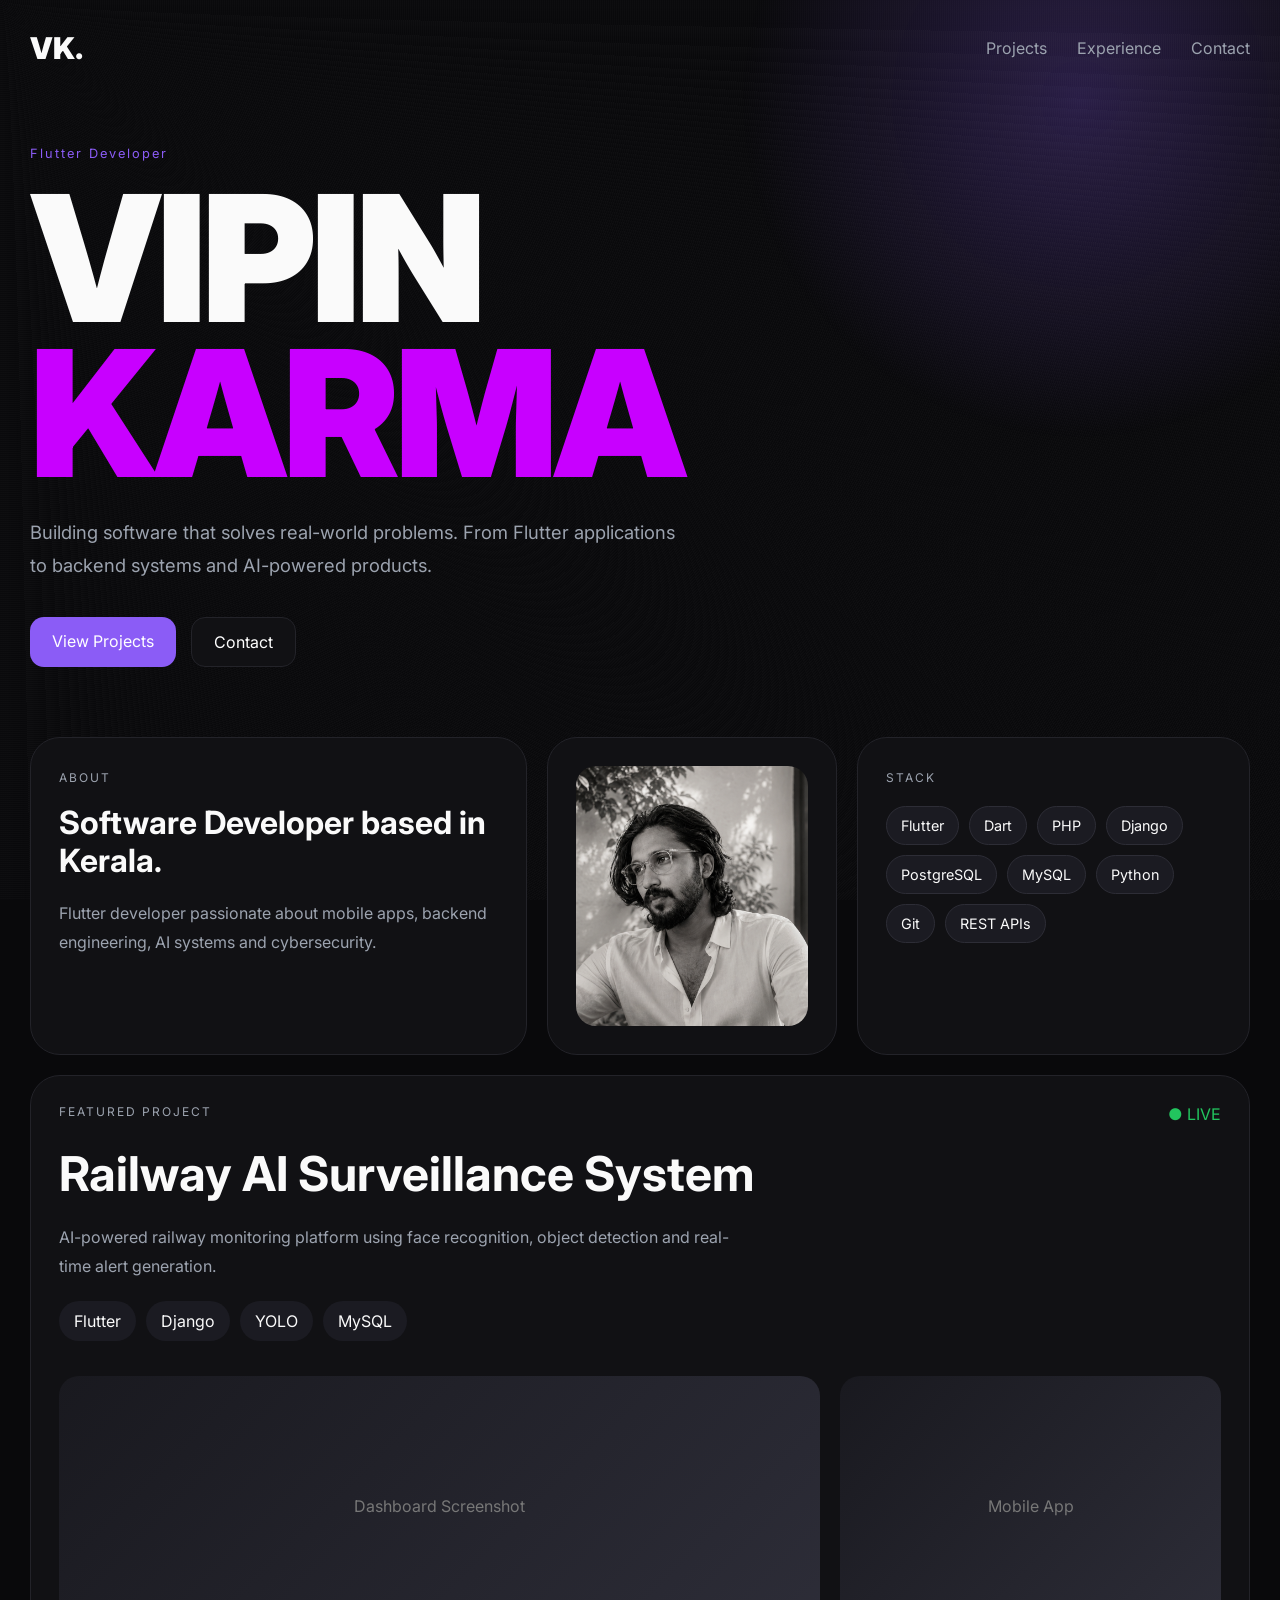
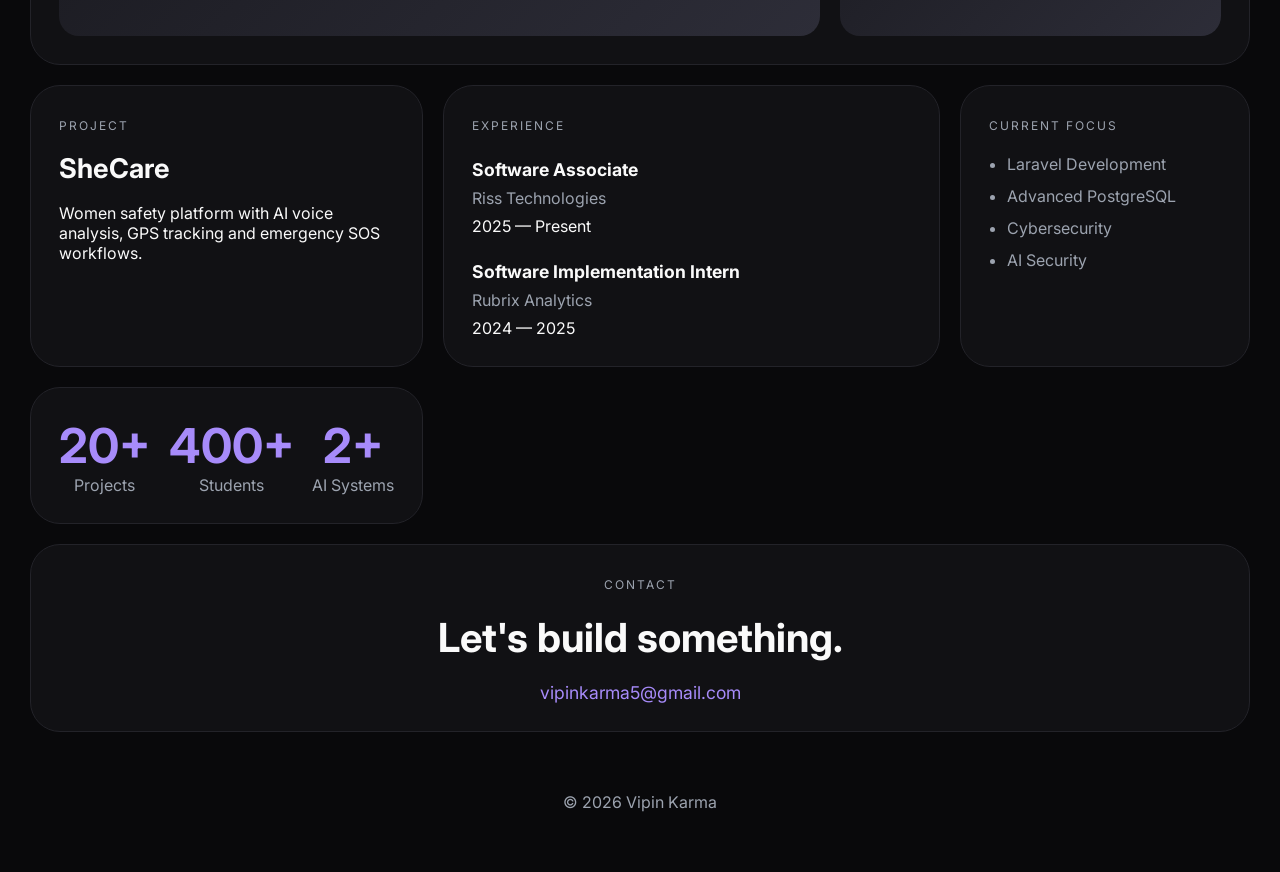
<file: index.html>
<!DOCTYPE html>
<html lang="en">

<head>
    <meta charset="UTF-8">
    <meta name="viewport" content="width=device-width, initial-scale=1.0">
    <title>Vipin Karma | Flutter Developer</title>

    <link rel="preconnect" href="https://fonts.googleapis.com">
    <link href="https://fonts.googleapis.com/css2?family=Inter:wght@300;400;500;600;700;800;900&display=swap"
        rel="stylesheet">

    <link rel="stylesheet" href="style.css">
</head>

<body>

    <div class="noise"></div>
    <div class="gradient-bg"></div>

    <div class="container">

        <!-- NAV -->

        <nav>
            <div class="logo">VK.</div>

            <div class="nav-links">
                <a href="#projects">Projects</a>
                <a href="#experience">Experience</a>
                <a href="#contact">Contact</a>
            </div>
        </nav>

        <!-- HERO -->

        <section class="hero">

            <p class="hero-tag">
                FLUTTER DEVELOPER • BACKEND BUILDER • AI EXPLORER
            </p>

            <h1>
                VIPIN<br>
                <span class="purple">
                KARMA
                </span>
            </h1>

            <p class="hero-description">
                Building software that solves real-world problems.
                From Flutter applications to backend systems and AI-powered products.
            </p>

            <div class="hero-buttons">
                <a href="#projects" class="primary-btn">
                    View Projects
                </a>

                <a href="#contact" class="secondary-btn">
                    Contact
                </a>
            </div>

        </section>

        <!-- BENTO GRID -->

        <section class="bento-grid">

            <!-- ABOUT -->

            <div class="card about-card">

                <span class="card-label">ABOUT</span>

                <h2>
                    Software Developer based in Kerala.
                </h2>

                <p>
                    Flutter developer passionate about mobile apps,
                    backend engineering, AI systems and cybersecurity.
                </p>

            </div>

            <!-- PHOTO -->

      <div class="card profile-card">
    <div class="profile-image">
        <img src="assets/me.png" alt="Profile Image">
    </div>
</div>

            <!-- SKILLS -->

            <div class="card skills-card">

                <span class="card-label">STACK</span>

                <div class="skills">

                    <span>Flutter</span>
                    <span>Dart</span>
                    <span>PHP</span>
                    <span>Django</span>
                    <span>PostgreSQL</span>
                    <span>MySQL</span>
                    <span>Python</span>
                    <span>Git</span>
                    <span>REST APIs</span>

                </div>

            </div>

            <!-- FEATURED PROJECT -->

            <div class="card featured-project" id="projects">

                <div class="project-top">

                    <span class="card-label">
                        FEATURED PROJECT
                    </span>

                    <span class="status">
                        ● LIVE
                    </span>

                </div>

                <h2>
                    Railway AI Surveillance System
                </h2>

                <p>
                    AI-powered railway monitoring platform using
                    face recognition, object detection and
                    real-time alert generation.
                </p>

                <div class="tech-stack">
                    <span>Flutter</span>
                    <span>Django</span>
                    <span>YOLO</span>
                    <span>MySQL</span>
                </div>

                <div class="project-preview">

                    <div class="mockup">
                        Dashboard Screenshot
                    </div>

                    <div class="mockup">
                        Mobile App
                    </div>

                </div>

            </div>

            <!-- PROJECT -->

            <div class="card project-card">

                <span class="card-label">
                    PROJECT
                </span>

                <h3>
                    SheCare
                </h3>

                <p>
                    Women safety platform with AI voice analysis,
                    GPS tracking and emergency SOS workflows.
                </p>

            </div>

            <!-- EXPERIENCE -->

            <div class="card experience-card" id="experience">

                <span class="card-label">
                    EXPERIENCE
                </span>

                <div class="experience-item">

                    <h4>
                        Software Associate
                    </h4>

                    <p>
                        Riss Technologies
                    </p>

                    <span>
                        2025 — Present
                    </span>

                </div>

                <div class="experience-item">

                    <h4>
                        Software Implementation Intern
                    </h4>

                    <p>
                        Rubrix Analytics
                    </p>

                    <span>
                        2024 — 2025
                    </span>

                </div>

            </div>

            <!-- CURRENT FOCUS -->

            <div class="card focus-card">

                <span class="card-label">
                    CURRENT FOCUS
                </span>

                <ul>
                    <li>Laravel Development</li>
                    <li>Advanced PostgreSQL</li>
                    <li>Cybersecurity</li>
                    <li>AI Security</li>
                </ul>

            </div>

            <!-- STATS -->

            <div class="card stats-card">

                <div>
                    <h2>20+</h2>
                    <p>Projects</p>
                </div>

                <div>
                    <h2>400+</h2>
                    <p>Students</p>
                </div>

                <div>
                    <h2>2+</h2>
                    <p>AI Systems</p>
                </div>

            </div>

            <!-- CONTACT -->

            <div class="card contact-card" id="contact">

                <span class="card-label">
                    CONTACT
                </span>

                <h2>
                    Let's build something.
                </h2>

                <a href="mailto:vipinkarma5@gmail.com">
                    vipinkarma5@gmail.com
                </a>

            </div>

        </section>

        <footer>
            © 2026 Vipin Karma
        </footer>

    </div>

    <script src="script.js"></script>

</body>

</html>
</file>
<file: style.css>
*{
    margin:0;
    padding:0;
    box-sizing:border-box;
}

:root{
    --bg:#09090b;
    --card:#111114;
    --card-hover:#17171c;
    --border:#232329;
    --text:#fafafa;
    --muted:#9ca3af;
    --accent:#8b5cf6;
    --accent-light:#a78bfa;
    --purple :#c800ff;
}

html{
    scroll-behavior:smooth;
}

body{
    background:var(--bg);
    color:var(--text);
    font-family:'Inter',sans-serif;
    overflow-x:hidden;
}
.purple{
    color: var(--purple);
}

/* Background */

.gradient-bg{
    position:fixed;
    top:-300px;
    right:-200px;

    width:800px;
    height:800px;

    background:
    radial-gradient(
        circle,
        rgba(139,92,246,.25),
        transparent 60%
    );

    z-index:-2;
}

.noise{
    position:fixed;
    inset:0;

    opacity:.03;

    background-image:
    repeating-radial-gradient(
        circle at 0 0,
        #fff 0,
        transparent 2px
    );

    z-index:-1;
}

/* Layout */

.container{
    max-width:1400px;
    margin:auto;
    padding:30px;
}

/* Nav */

nav{
    display:flex;
    justify-content:space-between;
    align-items:center;

    margin-bottom:80px;
}

.logo{
    font-size:30px;
    font-weight:900;
}

.nav-links{
    display:flex;
    gap:30px;
}

.nav-links a{
    text-decoration:none;
    color:var(--muted);
    transition:.3s;
}

.nav-links a:hover{
    color:white;
}

/* Hero */

.hero{
    margin-bottom:70px;
}

.hero-tag{
    color:var(--accent);
    font-size:.8rem;
    letter-spacing:2px;
    margin-bottom:20px;
}

.hero h1{
    font-size:clamp(5rem,14vw,11rem);
    line-height:.88;
    font-weight:900;
    letter-spacing:-5px;
}

.hero-description{
    margin-top:25px;
    max-width:650px;
    color:var(--muted);
    font-size:1.15rem;
    line-height:1.8;
}

.hero-buttons{
    margin-top:35px;
    display:flex;
    gap:15px;
}

.primary-btn,
.secondary-btn{
    padding:14px 22px;
    border-radius:14px;
    text-decoration:none;
    transition:.3s;
}

.primary-btn{
    background:var(--accent);
    color:white;
}

.primary-btn:hover{
    transform:translateY(-3px);
}

.secondary-btn{
    background:var(--card);
    border:1px solid var(--border);
    color:white;
}

/* Bento Grid */

.bento-grid{
    display:grid;
    grid-template-columns:repeat(12,1fr);
    gap:20px;
}

/* Cards */

.card{
    background:var(--card);
    border:1px solid var(--border);
    border-radius:30px;
    padding:28px;
    transition:.35s ease;
}

.card:hover{
    border-color:var(--accent);
    background:var(--card-hover);
    transform:translateY(-6px);
}

.card-label{
    color:var(--muted);
    font-size:.75rem;
    letter-spacing:2px;
}

/* About */

.about-card{
    grid-column:span 5;
}

.about-card h2{
    margin:18px 0;
    font-size:2rem;
    line-height:1.2;
}

.about-card p{
    color:var(--muted);
    line-height:1.8;
}

/* Profile */

.profile-card{
    grid-column: span 3;
}

.profile-image{
    height:100%;
    min-height:260px;
    border-radius:20px;

    background:linear-gradient(
        135deg,
        #1f1f25,
        #2b2b34
    );

    display:flex;
    justify-content:center;
    align-items:center;

    overflow:hidden;
}
.profile-image img{
    width:100%;
    height:100%;
    object-fit:cover;
}

/* Skills */

.skills-card{
    grid-column:span 4;
}

.skills{
    display:flex;
    flex-wrap:wrap;
    gap:10px;
    margin-top:20px;
}

.skills span{
    background:#1b1b22;
    border:1px solid #2d2d36;

    padding:10px 14px;

    border-radius:999px;

    font-size:.9rem;
}

/* Featured */

.featured-project{
    grid-column:span 12;
}

.project-top{
    display:flex;
    justify-content:space-between;
}

.status{
    color:#22c55e;
}

.featured-project h2{
    margin:20px 0;
    font-size:3rem;
}

.featured-project p{
    color:var(--muted);
    max-width:700px;
    line-height:1.8;
}

.tech-stack{
    display:flex;
    gap:10px;
    margin-top:20px;
}

.tech-stack span{
    background:#1b1b22;
    padding:10px 15px;
    border-radius:999px;
}

.project-preview{
    margin-top:35px;

    display:grid;
    grid-template-columns:2fr 1fr;
    gap:20px;
}

.mockup{
    height:260px;

    border-radius:20px;

    background:
    linear-gradient(
        135deg,
        #19191f,
        #2d2d38
    );

    display:flex;
    justify-content:center;
    align-items:center;

    color:#777;
}

/* Project */

.project-card{
    grid-column:span 4;
}

.project-card h3{
    margin:18px 0;
    font-size:1.7rem;
}

/* Experience */

.experience-card{
    grid-column:span 5;
}

.experience-item{
    margin-top:25px;
}

.experience-item h4{
    font-size:1.1rem;
}

.experience-item p{
    color:var(--muted);
    margin:8px 0;
}

/* Focus */

.focus-card{
    grid-column:span 3;
}

.focus-card ul{
    margin-top:20px;
    padding-left:18px;
}

.focus-card li{
    margin-bottom:12px;
    color:var(--muted);
}

/* Stats */

.stats-card{
    grid-column:span 4;

    display:flex;
    justify-content:space-between;
    align-items:center;

    text-align:center;
}

.stats-card h2{
    font-size:3rem;
    color:var(--accent-light);
}

.stats-card p{
    color:var(--muted);
}

/* Contact */

.contact-card{
    grid-column:span 12;

    text-align:center;
}

.contact-card h2{
    margin:20px 0;
    font-size:2.5rem;
}

.contact-card a{
    color:var(--accent-light);
    text-decoration:none;
    font-size:1.1rem;
}

/* Footer */

footer{
    text-align:center;
    margin-top:60px;
    color:var(--muted);
    padding-bottom:30px;
}

/* Responsive */

@media(max-width:1000px){

    .bento-grid{
        grid-template-columns:1fr;
    }

    .about-card,
    .profile-card,
    .skills-card,
    .featured-project,
    .project-card,
    .experience-card,
    .focus-card,
    .stats-card,
    .contact-card{
        grid-column:span 1;
    }

    .project-preview{
        grid-template-columns:1fr;
    }

    .hero h1{
        letter-spacing:-2px;
    }

    nav{
        flex-direction:column;
        gap:20px;
    }
}
</file>
